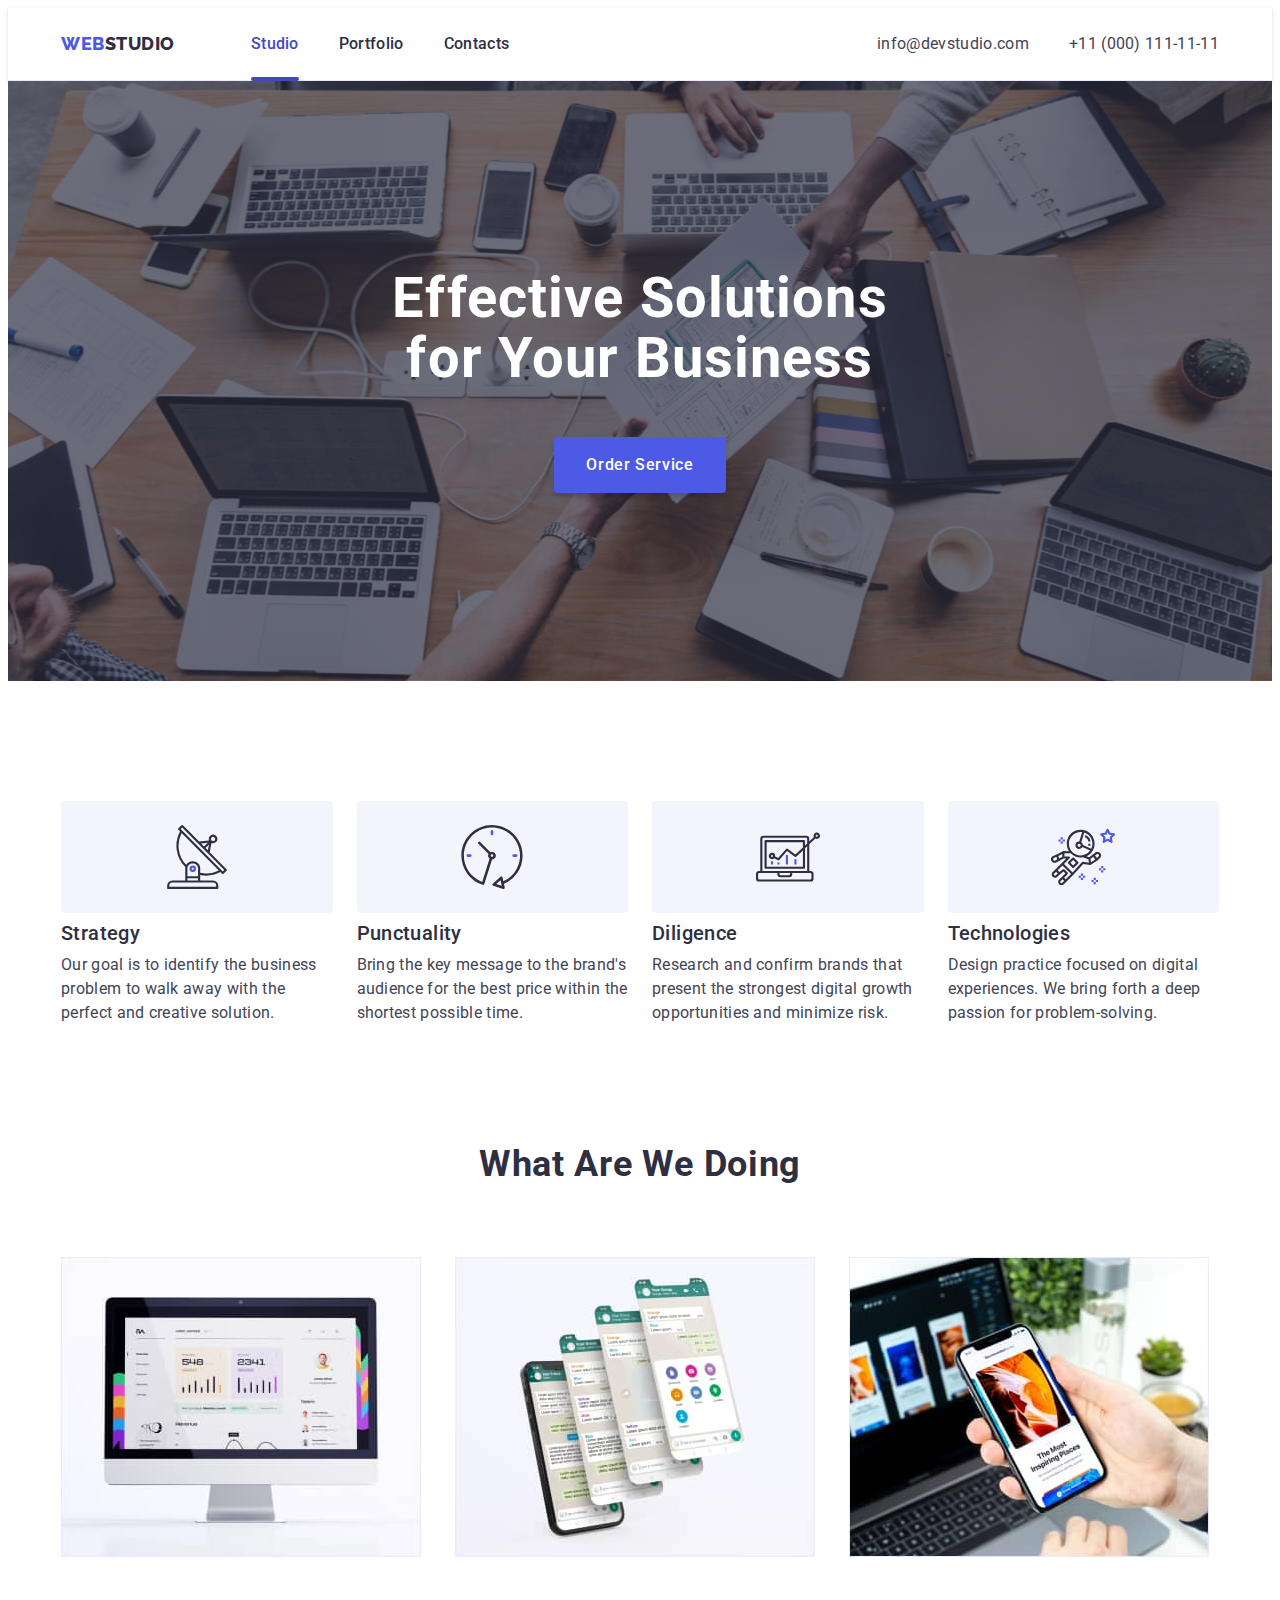
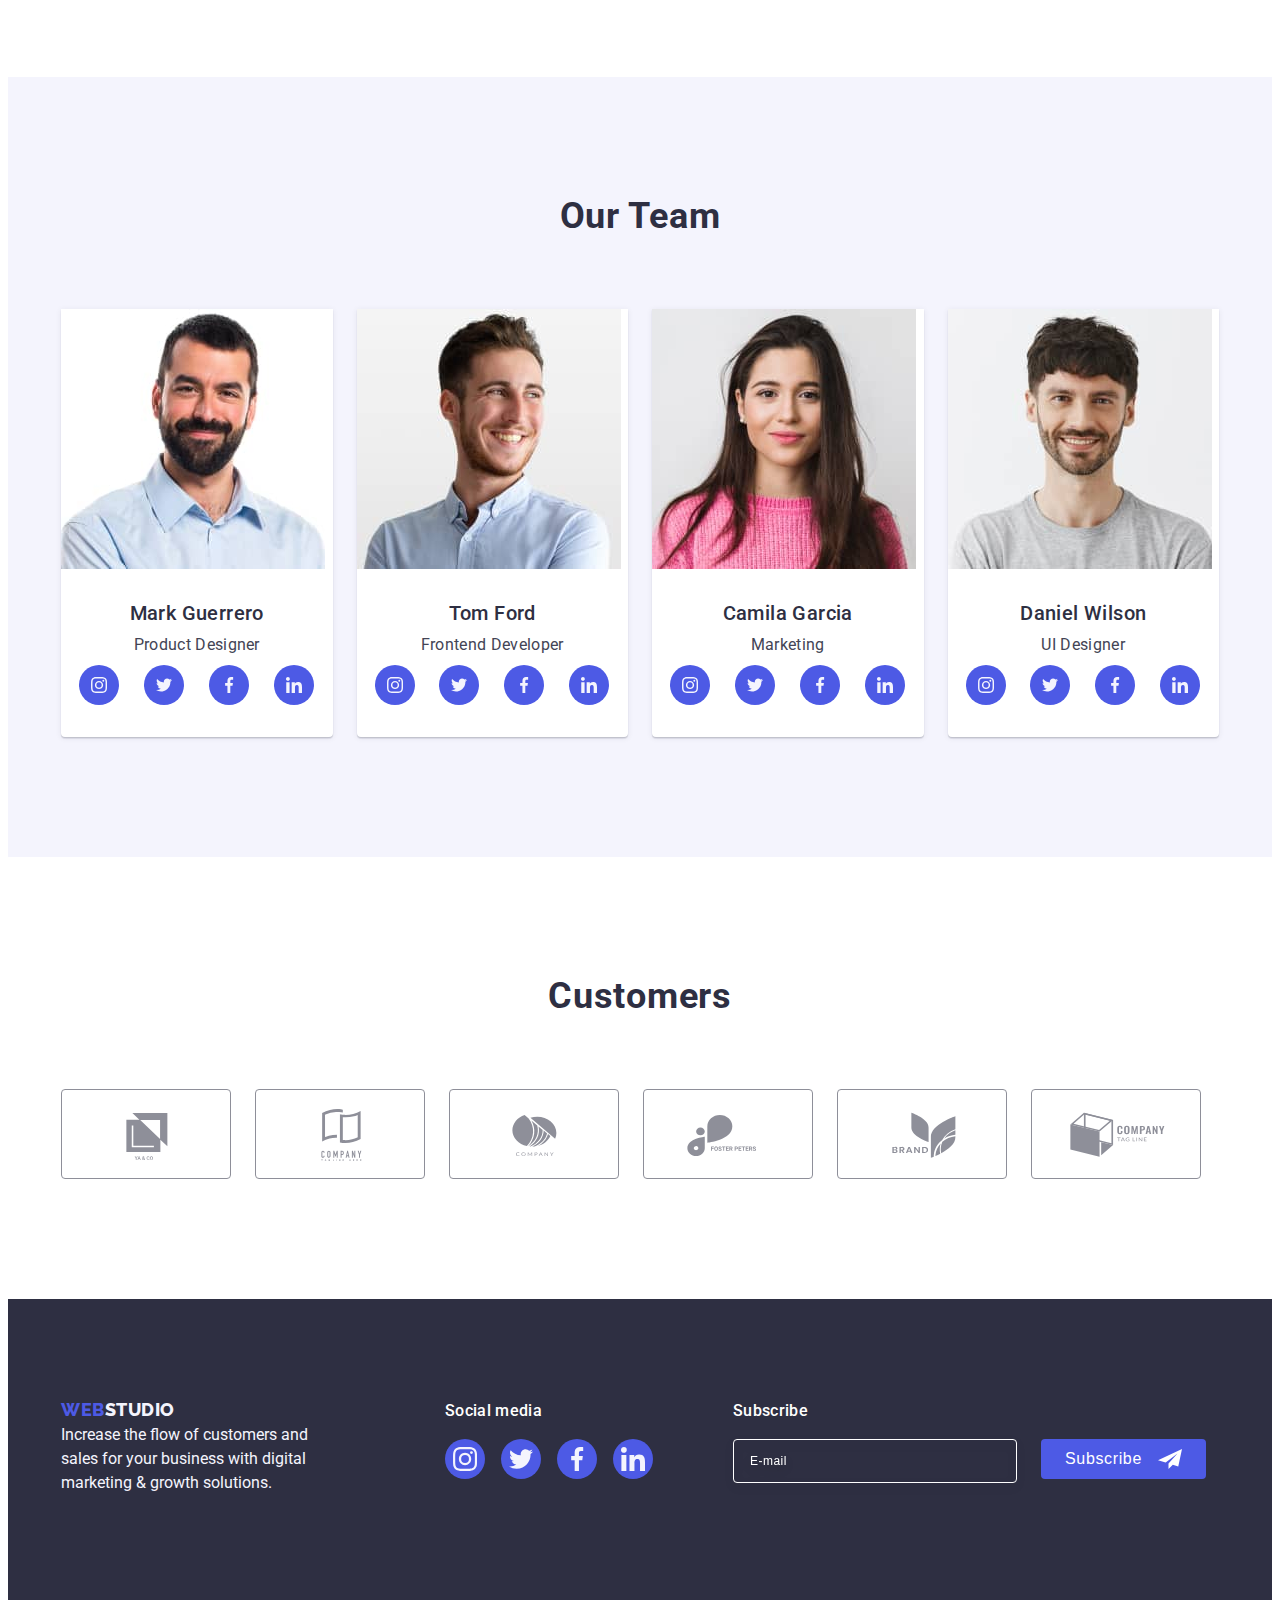
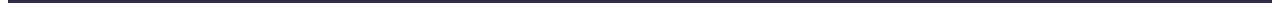
<file: index.html>
<!DOCTYPE html>
<html lang="en">

<!----------------------HEAD---------------------->

<head>
  <meta charset="UTF-8" />
  <meta http-equiv="X-UA-Compatible" content="IE=edge" />
  <meta name="viewport" content="width=device-width, initial-scale=1.0" />
  <title>
    Website development. Promoting your business
  </title>

  <!---------------FONTS---------------------------->
  <link rel="preconnect" href="https://fonts.googleapis.com">
  <link rel="preconnect" href="https://fonts.gstatic.com" crossorigin>
  <link href="https://fonts.googleapis.com/css2?family=Raleway:wght@800&family=Roboto:wght@400;500;700&display=swap"
    rel="stylesheet">
  <!----------------------------------------------------->

  <!-----------------------Normalize.css----------------->
  <link rel="stylesheet" href="https://cdnjs.cloudflare.com/ajax/libs/modern-normalize/1.1.0/modern-normalize.min.css"
    integrity="sha512-wpPYUAdjBVSE4KJnH1VR1HeZfpl1ub8YT/NKx4PuQ5NmX2tKuGu6U/JRp5y+Y8XG2tV+wKQpNHVUX03MfMFn9Q=="
    crossorigin="anonymous" referrerpolicy="no-referrer" />
  <!----------------------------------------------------->

  <!------------------Styles--------------------->
  <link rel="stylesheet" href="./css/styles.css" />
  <!-------------------------------------------------->
</head>

<body>

  <!----------------HEADER------------------------>
  <header class="header">
    <div class="header-container container">

      <nav class="header-nav">
        <a class="header-logo link" href="./index.html">Web<span class="header-logo-span">Studio</span>
        </a>

        <ul class="header-nav-list list">
          <li class="header-nav-item">
            <a class="header-nav-link link active" href="./index.html">Studio</a>
          </li>

          <li class="header-nav-item">
            <a class="header-nav-link link" href="./portfolio.html">Portfolio</a>
          </li>
          <li class="header-nav-item">
            <a class="header-nav-link link" href="">Contacts</a>
          </li>
        </ul>
      </nav>

      <address class="header-address">
        <ul class="header-address-list list">
          <li class="header-address-item">
            <a class="header-address-link link" href="mailto:info@devstudio.com">info@devstudio.com</a>
          </li>
          <li class="header-address-item">
            <a class="header-address-link link" href="tel:+110001111111">+11 (000) 111-11-11</a>
          </li>
        </ul>
      </address>
    </div>
  </header>
  <!------------------------------------------------------->

  <main>
    <!---------------------HERO------------------------------->
    <section class="hero-section">
      <div class="container">
        <h1 class="hero-main-title">Effective Solutions for Your Business</h1>
        <button type="button" class="hero-button button" data-modal-open>Order Service</button>
      </div>
    </section>
    <!------------------------------------------------------>

    <!--------------------ABOUT--------------------------->
    <section class="about section">
      <div class="about-container container">
        <h2 class="visually-hidden">About us</h2>
        <ul class="about-list list">
          <li class="about-item">
            <div class="about-icon-container">
              <svg class="about-icon" width="64" height="64">
                <use href="./images/icons.svg#antenna"></use>
              </svg>
            </div>
            <h3 class="about-title">Strategy</h3>
            <p class="about-text">
              Our goal is to identify the business problem to walk away with the
              perfect and creative solution.
            </p>
          </li>
          <li class="about-item">
            <div class="about-icon-container">
              <svg class="about-icon" width="64" height="64">
                <use href="./images/icons.svg#clock"></use>
              </svg>
            </div>
            <h3 class="about-title">Punctuality</h3>
            <p class="about-text">
              Bring the key message to the brand's audience for the best price
              within the shortest possible time.
            </p>
          </li>
          <li class="about-item">
            <div class="about-icon-container">
              <svg class="about-icon" width="64" height="64">
                <use href="./images/icons.svg#diagram"></use>
              </svg>
            </div>
            <h3 class="about-title">Diligence</h3>
            <p class="about-text">
              Research and confirm brands that present the strongest digital
              growth opportunities and minimize risk.
            </p>
          </li>
          <li class="about-item">
            <div class="about-icon-container">
              <svg class="about-icon" width="64" height="64">
                <use href="./images/icons.svg#astronaut"></use>
              </svg>
            </div>
            <h3 class="about-title">Technologies</h3>
            <p class="about-text">
              Design practice focused on digital experiences. We bring forth a
              deep passion for problem-solving.
            </p>
          </li>
        </ul>
      </div>
    </section>
    <!---------------------------------------------------->

    <!---------------------------WORK-------------------------->
    <section class="work-section">
      <div class=" work-container container">
        <h2 class="work-title">What are we doing</h2>
        <ul class="work-list list">
          <li class="work-item">
            <img class="work-img" src="./images/about/img1.jpg" alt="Computer" width="360" />
          </li>
          <li class="work-item">
            <img class="work-img" src="./images/about/img2.jpg" alt="Mobile phone" width="360" />
          </li>
          <li class="work-item">
            <img class="work-img" src="./images/about/img3.jpg" alt="Mobile phone in hand" width="360" />
          </li>
        </ul>
      </div>
    </section>
    <!-------------------------------------------------->

    <!-----------------------TEAM-------------------------->
    <section class="team section">
      <div class="team-container container">
        <h2 class="team-title">Our Team</h2>
        <ul class="team-list list">
          <li class="team-item">
            <img class="team-img" src="./images/team/img-3.jpg" alt="Mark Guerrero" width="264" />
            <div class="team-item-text">
              <h3 class="team-subtitle">Mark Guerrero</h3>
              <p class="team-text">Product Designer</p>
              <ul class="social-list list">
                <li class="social-list-item">
                  <a class="social-link link" href="" target="_blank" rel="noopener noreferrer"
                    aria-label="Instagram icon">
                    <svg class="socail-list-icon" width="16" height="16">
                      <use href="./images/icons.svg#instagram"></use>
                    </svg>
                  </a>
                </li>
                <li class="social-list-item">
                  <a class="social-link link" href="" target="_blank" rel="noopener noreferrer"
                    aria-label="Twitter icon">
                    <svg class="socail-list-icon" width="16" height="16">
                      <use href="./images/icons.svg#twitter"></use>
                    </svg>
                  </a>
                </li>
                <li class="social-list-item">
                  <a class="social-link link" href="" target="_blank" rel="noopener noreferrer"
                    aria-label="Facebook icon">
                    <svg class="socail-list-icon" width="16" height="16">
                      <use href="./images/icons.svg#facebook"></use>
                    </svg>
                  </a>
                </li>
                <li class="social-list-item">
                  <a class="social-link link" href="" target="_blank" rel="noopener noreferrer"
                    aria-label="Linkedin icon">
                    <svg class="socail-list-icon" width="16" height="16">
                      <use href="./images/icons.svg#linkedin"></use>
                    </svg>
                  </a>
                </li>
              </ul>
            </div>
          </li>
          <li class="team-item">
            <img src="./images/team/img-2.jpg" alt="Tom Ford" width="264" />
            <div class="team-item-text">
              <h3 class="team-subtitle">Tom Ford</h3>
              <p class="team-text">Frontend Developer</p>
              <ul class="social-list list">
                <li class="social-list-item">
                  <a class="social-link link" href="" target="_blank" rel="noopener noreferrer"
                    aria-label="Instagram icon">
                    <svg class="socail-list-icon" width="16" height="16">
                      <use href="./images/icons.svg#instagram"></use>
                    </svg>
                  </a>
                </li>
                <li class="social-list-item">
                  <a class="social-link link" href="" target="_blank" rel="noopener noreferrer"
                    aria-label="Twitter icon">
                    <svg class="socail-list-icon" width="16" height="16">
                      <use href="./images/icons.svg#twitter"></use>
                    </svg>
                  </a>
                </li>
                <li class="social-list-item">
                  <a class="social-link link" href="" target="_blank" rel="noopener noreferrer"
                    aria-label="Facebook icon">
                    <svg class="socail-list-icon" width="16" height="16">
                      <use href="./images/icons.svg#facebook"></use>
                    </svg>
                  </a>
                </li>
                <li class="social-list-item">
                  <a class="social-link link" href="" target="_blank" rel="noopener noreferrer"
                    aria-label="Linkedin icon">
                    <svg class="socail-list-icon" width="16" height="16">
                      <use href="./images/icons.svg#linkedin"></use>
                    </svg>
                  </a>
                </li>
              </ul>
            </div>
          </li>
          <li class="team-item">
            <img class="team-img" src="./images/team/img-1.jpg" alt="Camila Garcia" width="264" />
            <div class="team-item-text">
              <h3 class="team-subtitle">Camila Garcia</h3>
              <p class="team-text">Marketing</p>
              <ul class="social-list list">
                <li class="social-list-item">
                  <a class="social-link link" href="" target="_blank" rel="noopener noreferrer"
                    aria-label="Instagram icon">
                    <svg class="socail-list-icon" width="16" height="16">
                      <use href="./images/icons.svg#instagram"></use>
                    </svg>
                  </a>
                </li>
                <li class="social-list-item">
                  <a class="social-link link" href="" target="_blank" rel="noopener noreferrer"
                    aria-label="Twitter icon">
                    <svg class="socail-list-icon" width="16" height="16">
                      <use href="./images/icons.svg#twitter"></use>
                    </svg>
                  </a>
                </li>
                <li class="social-list-item">
                  <a class="social-link link" href="" target="_blank" rel="noopener noreferrer"
                    aria-label="Facebook icon">
                    <svg class="socail-list-icon" width="16" height="16">
                      <use href="./images/icons.svg#facebook"></use>
                    </svg>
                  </a>
                </li>
                <li class="social-list-item">
                  <a class="social-link link" href="" target="_blank" rel="noopener noreferrer"
                    aria-label="Linkedin icon">
                    <svg class="socail-list-icon" width="16" height="16">
                      <use href="./images/icons.svg#linkedin"></use>
                    </svg>
                  </a>
                </li>
              </ul>
            </div>
          </li>
          <li class="team-item">
            <img class="team-img" src="./images/team/img.jpg" alt="Daniel Wilson" width="264" />
            <div class="team-item-text">
              <h3 class="team-subtitle">Daniel Wilson</h3>
              <p class="team-text">UI Designer</p>
              <ul class="social-list list">
                <li class="social-list-item">
                  <a class="social-link link" href="" target="_blank" rel="noopener noreferrer"
                    aria-label="Instagram icon">
                    <svg class="socail-list-icon" width="16" height="16">
                      <use href="./images/icons.svg#instagram"></use>
                    </svg>
                  </a>
                </li>
                <li class="social-list-item">
                  <a class="social-link link" href="" target="_blank" rel="noopener noreferrer"
                    aria-label="Twitter icon">
                    <svg class="socail-list-icon" width="16" height="16">
                      <use href="./images/icons.svg#twitter"></use>
                    </svg>
                  </a>
                </li>
                <li class="social-list-item">
                  <a class="social-link link" href="" target="_blank" rel="noopener noreferrer"
                    aria-label="Facebook icon">
                    <svg class="socail-list-icon" width="16" height="16">
                      <use href="./images/icons.svg#facebook"></use>
                    </svg>
                  </a>
                </li>
                <li class="social-list-item">
                  <a class="social-link link" href="" target="_blank" rel="noopener noreferrer"
                    aria-label="Linkedin icon">
                    <svg class="socail-list-icon" width="16" height="16">
                      <use href="./images/icons.svg#linkedin"></use>
                    </svg>
                  </a>
                </li>
              </ul>
            </div>
          </li>
        </ul>
      </div>
    </section>

    <!------------------------------------------------------>


    <!-----------------------CUSTOMERS------------------------->
    <section class="customers section">
      <div class="customers-container container">
        <h2 class="customers-title">Customers</h2>
        <ul class="customers-list list">
          <li class="customers-item">
            <a class="customers-link link" href="" target="_blank" rel="noopener noreferrer" aria-label="ya&co">
              <svg class="customers-icon" width="104" height="56">
                <use href="./images/icons.svg#yaco"></use>
              </svg>
            </a>
          </li>
          <li class="customers-item">
            <a class="customers-link link" href="" target="_blank" rel="noopener noreferrer"
              aria-label="company-tagline">
              <svg class="customers-icon" width="104" height="56">
                <use href="./images/icons.svg#company-tagline"></use>
              </svg>
            </a>
          </li>
          <li class="customers-item">
            <a class="customers-link link" href="" target="_blank" rel="noopener noreferrer" aria-label="company">
              <svg class="customers-icon" width="104" height="56">
                <use href="./images/icons.svg#company"></use>
              </svg>
            </a>
          </li>
          <li class="customers-item">
            <a class="customers-link link" href="" target="_blank" rel="noopener noreferrer" aria-label="foster-peters">
              <svg class="customers-icon" width="104" height="56">
                <use href="./images/icons.svg#foster-peters"></use>
              </svg>
            </a>
          </li>
          <li class="customers-item">
            <a class="customers-link link" href="" target="_blank" rel="noopener noreferrer" aria-label="brand">
              <svg class="customers-icon" width="104" height="56">
                <use href="./images/icons.svg#brand"></use>
              </svg>
            </a>
          </li>
          <li class="customers-item">
            <a class="customers-link link" href="" target="_blank" rel="noopener noreferrer" aria-label="tag-line">
              <svg class="customers-icon" width="104" height="56">
                <use href="./images/icons.svg#tag-line"></use>
              </svg>
            </a>
          </li>
        </ul>
      </div>
    </section>
  </main>

  <!------------------------------------------------------>

  <!-------------------------FOOTER------------------------->
  <footer class="footer-section">
    <div class="footer-container container">
      <div class="footer-logo-container">
        <a class="footer-logo-link link" href="./index.html">Web<span class="footer-logo-span">Studio</span></a>
        <p class="footer-text">
          Increase the flow of customers and sales for your business with digital
          marketing & growth solutions.
        </p>
      </div>

      <div class="footer-social-container">
        <p class="footer-social-text">Social media</p>
        <ul class="footer-social-list list">
          <li class="footer-item">
            <a class="footer-social-link link" href="" target="_blank" rel="noopener noreferrer" aria-label="instagram">
              <svg class="socials-icon" width="24" height="24">
                <use href="./images/icons.svg#instagram"></use>
              </svg>
            </a>
          </li>
          <li class="footer-item">
            <a class="footer-social-link link" href="" target="_blank" rel="noopener noreferrer" aria-label="twitter">
              <svg class="socials-icon" width="24" height="24">
                <use href="./images/icons.svg#twitter"></use>
              </svg>
            </a>
          </li>
          <li class="footer-item">
            <a class="footer-social-link link" href="" target="_blank" rel="noopener noreferrer" aria-label="facebook">
              <svg class="socials-icon" width="24" height="24">
                <use href="./images/icons.svg#facebook"></use>
              </svg>
            </a>
          </li>
          <li class="footer-item">
            <a class="footer-social-link link" href="" target="_blank" rel="noopener noreferrer" aria-label="linkedin">
              <svg class="socials-icon" width="24" height="24">
                <use href="./images/icons.svg#linkedin"></use>
              </svg>
            </a>
          </li>
        </ul>
      </div>
      <div class="footer-form-container">
        <p class="footer-form-text">Subscribe</p>
        <form class="footer-form">
          <label class="footer-label" for="footer-email" aria-label="footer email">
            <input class="footer-input" type="email" name="footer-email" id="footer-email" placeholder="E-mail" />
          </label>
          <button class="footer-button" type="submit">Subscribe
            <svg class="footer-button-icon" width="24" height="24">
              <use href="./images/icons.svg#airplane"></use>
            </svg>
          </button>
        </form>
      </div>
    </div>
  </footer>
  <!------------------------------------------------------->

  <!-----------------------------MODAL-WINDOWS-------------------->
  <div class="backdrop is-hidden" data-modal>
    <div class="modal-windows">
      <button type="button" class="modal-button-close" data-modal-close>
        <svg class="modal-button-icon" width="8" height="8">
          <use href="./images/icons.svg#close-icon"></use>
        </svg>
      </button>
      <p class="modal-title">Leave your contacts and we will call you back</p>

      <form class="modal-form">

        <div class="modal-field">
          <label class="modal-label" for="user-name">Name</label>
          <div class="input-container">
            <input class="modal-input" type="text" name="user-name" id="user-name" placeholder=" " />
            <svg class="input-icon" width="18" height="24">
              <use href="./images/icons.svg#name"></use>
            </svg>
          </div>
        </div>

        <div class="modal-field">
          <label for="modal-phone" class="modal-label">Phone</label>
          <div class="input-container">
            <input class="modal-input" type="tel" name="modal-phone" id="modal-phone" placeholder=" " />
            <svg class="input-icon" width="18" height="24">
              <use href="./images/icons.svg#tel"></use>
            </svg>
          </div>
        </div>

        <div class="modal-field">
          <label for="modal-email" class="modal-label">Email</label>
          <div class="input-container">
            <input class="modal-input" type="email" name="modal-email" id="modal-email" placeholder=" " />
            <svg class="input-icon" width="18" height="24">
              <use href="./images/icons.svg#email"></use>
            </svg>
          </div>
        </div>

        <div class="modal-field-comment">
          <label for="user-comment" class="modal-label">Comment</label>
          <textarea class="modal-textarea" name="user-comment" id="user-comment" placeholder="Text input"></textarea>
        </div>

        <div class="modal-field-policy">
          <input class="input-check visually-hidden" name="user-privacy" id="user-privacy" type="checkbox" value="true" />
          <label class="check-text" for="user-privacy">
            <span class="modal-span-policy">
              <svg class="check-icon" width="10" height="8">
                <use href="./images/icons.svg#checkbox"></use>
              </svg>
            </span>I accept the terms and conditions of the&nbsp;<a class="policy-link" href="">Privacy Policy</a></label>
        </div>
        <button type="submit" class="form-button">Send</button>

      </form>
    </div>
  </div>
  <!----------------------------------------------------------------------->

  <!----------------------------------JAVA-SCRIPT-------------------------->
  <script src="./js/modal.js"></script>
  <!------------------------------------------------------------------------->
</body>

</html>
</file>
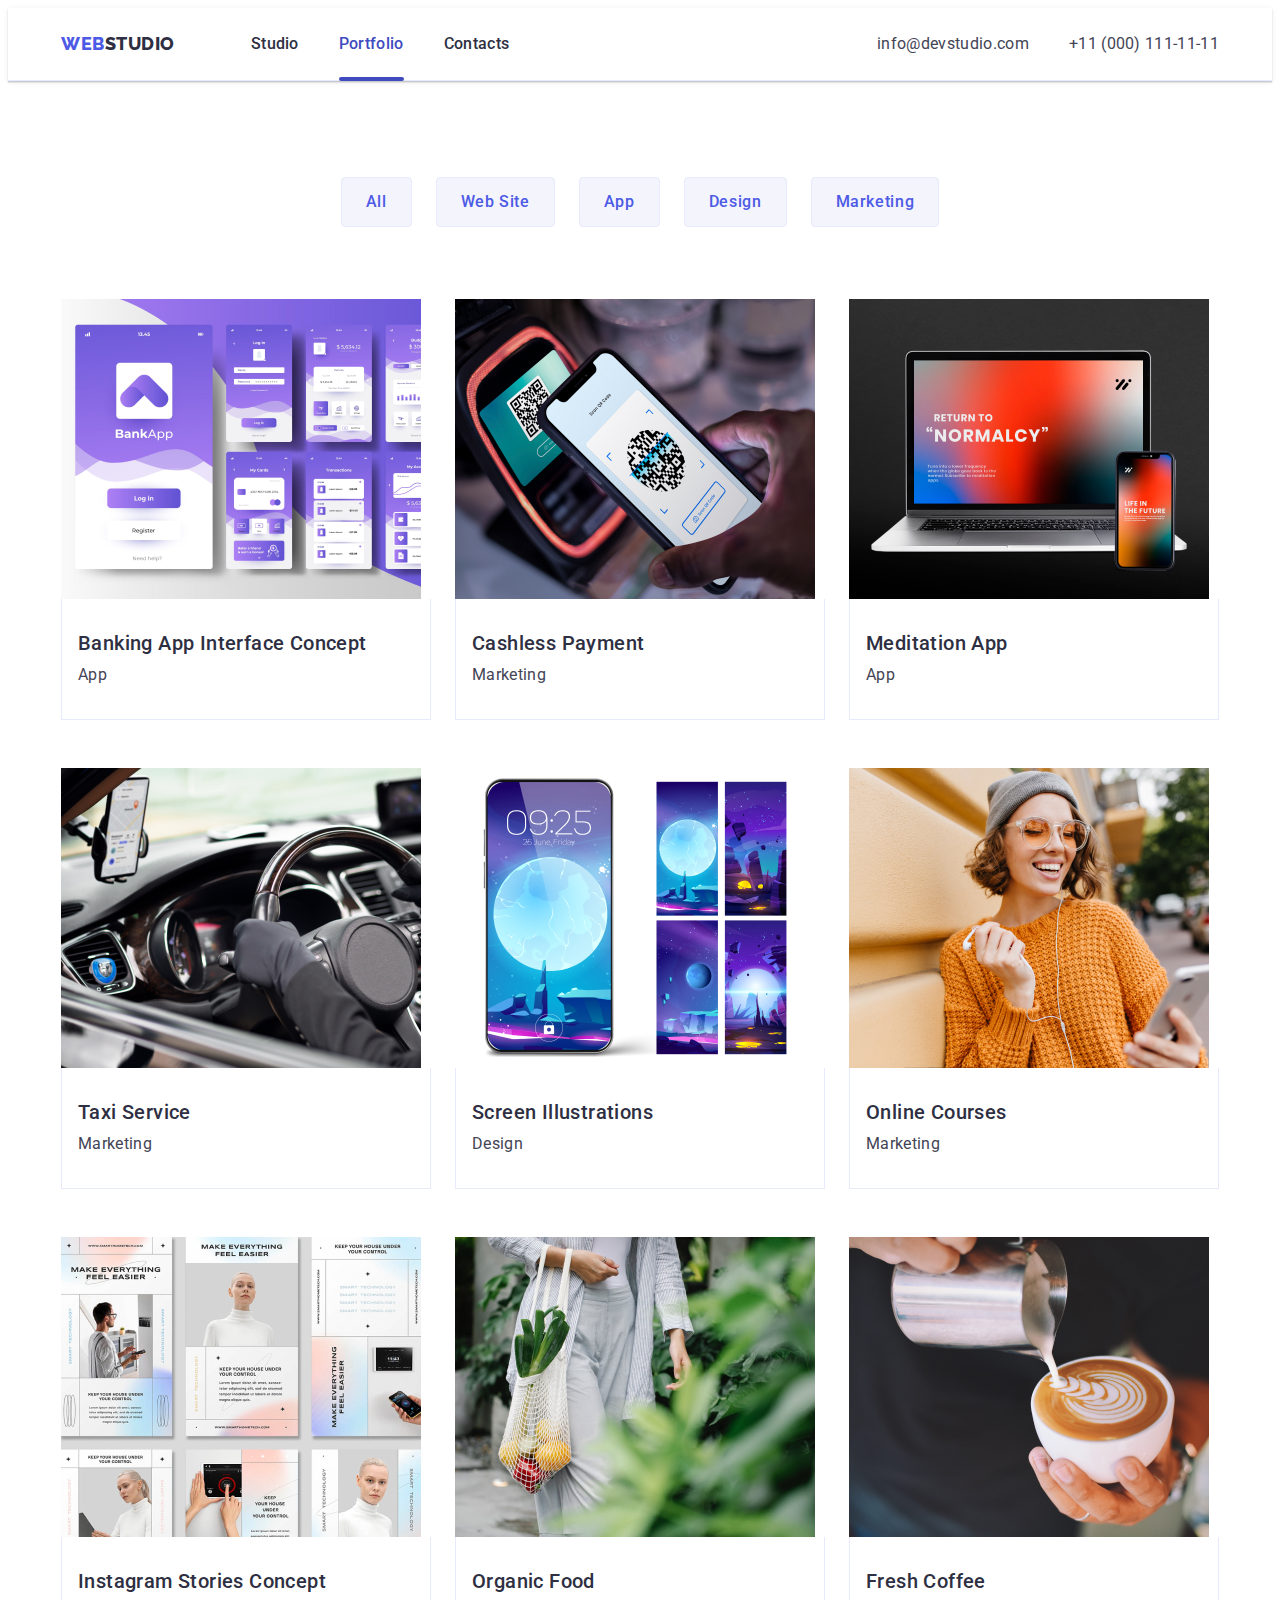
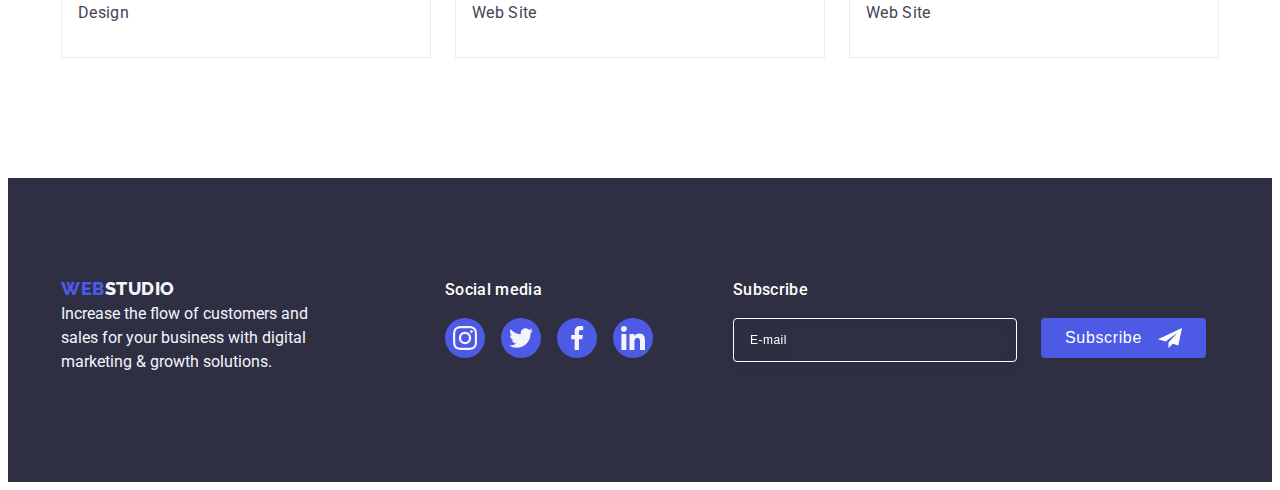
<file: portfolio.html>
<!DOCTYPE html>
<html lang="en">

<!----------------------HEAD---------------------->

<head>
  <meta charset="UTF-8" />
  <meta http-equiv="X-UA-Compatible" content="IE=edge" />
  <meta name="viewport" content="width=device-width, initial-scale=1.0" />
  <title>
    Website development. Promoting your business
  </title>

  <!---------------FONTS---------------------------->
  <link rel="preconnect" href="https://fonts.googleapis.com">
  <link rel="preconnect" href="https://fonts.gstatic.com" crossorigin>
  <link href="https://fonts.googleapis.com/css2?family=Raleway:wght@800&family=Roboto:wght@400;500;700&display=swap"
    rel="stylesheet">
  <!----------------------------------------------------->

  <!-----------------------Normalize.css----------------->
  <link rel="stylesheet" href="https://cdnjs.cloudflare.com/ajax/libs/modern-normalize/1.1.0/modern-normalize.min.css"
    integrity="sha512-wpPYUAdjBVSE4KJnH1VR1HeZfpl1ub8YT/NKx4PuQ5NmX2tKuGu6U/JRp5y+Y8XG2tV+wKQpNHVUX03MfMFn9Q=="
    crossorigin="anonymous" referrerpolicy="no-referrer" />
  <!----------------------------------------------------->

  <!------------------Styles--------------------->
  <link rel="stylesheet" href="./css/styles.css" />
  <!-------------------------------------------------->
</head>

<body>

  <!----------------HEADER------------------------>
  <header class="header">
    <div class="header-container container">

      <nav class="header-nav">
        <a class="header-logo link" href="./index.html">Web<span class="header-logo-span">Studio</span>
        </a>

        <ul class="header-nav-list list">
          <li class="header-nav-item">
            <a class="header-nav-link link" href="./index.html">Studio</a>
          </li>

          <li class="header-nav-item">
            <a class="header-nav-link link active " href="./portfolio.html">Portfolio</a>
          </li>
          <li class="header-nav-item">
            <a class="header-nav-link link" href="">Contacts</a>
          </li>
        </ul>
      </nav>

      <address class="header-address">
        <ul class="header-address-list list">
          <li class="header-address-item">
            <a class="header-address-link link" href="mailto:info@devstudio.com">info@devstudio.com</a>
          </li>
          <li class="header-address-item">
            <a class="header-address-link link" href="tel:+110001111111">+11 (000) 111-11-11</a>
          </li>
        </ul>
      </address>
    </div>
  </header>
  <!------------------------------------------------------->
  <main>
    <!-----------------MODAL BUTTON---------------------->
    <section class="production-section">
      <div class="production-container container">
        <h1 hidden class="visually-hidden">Production examples</h1>
        <ul class="modal list">
          <li><button class="modal-button button" type="button">All</button></li>
          <li><button class="modal-button button" type="button">Web Site</button></li>
          <li><button class="modal-button button" type="button">App</button></li>
          <li><button class="modal-button button" type="button">Design</button></li>
          <li><button class="modal-button button" type="button">Marketing</button></li>
        </ul>
        <!----------------------------------------------------------->

        <!------------------------CARDS----------------------------->
        <ul class="cards-list list">
          <li class="cards-item">
            <a class="cards-link link" href="">
              <div class="cards-overlay">
                <img src="./images/card/img-8.jpg" alt="Print screen" width="360">
                <p class="overlay">
                  14 Stylish and User-Friendly App Design Concepts · Task
                  Manager App · Calorie Tracker App · Exotic Fruit Ecommerce
                  App · Cloud Storage App
                </p>
              </div>
              <div class="cards-description">
                <h2 class="cart-title">Banking App Interface Concept</h2>
                <p class="card-subtitle">App</p>
              </div>
            </a>
          </li>

          <li class="cards-item">
            <a class="cards-link link" href="">
              <div class="cards-overlay">
                <img src="./images/card/img-7.jpg" alt="Terminal" width="360">
                <p class="overlay">
                  14 Stylish and User-Friendly App Design Concepts · Task
                  Manager App · Calorie Tracker App · Exotic Fruit Ecommerce
                  App · Cloud Storage App
                </p>
              </div>
              <div class="cards-description">
                <h2 class="cart-title">Cashless Payment</h2>
                <p class="card-subtitle">Marketing</p>
              </div>
            </a>
          </li>

          <li class="cards-item">
            <a class="cards-link link" href="">
              <div class="cards-overlay">
                <img src="./images/card/img-6.jpg" alt="Computer" width="360">
                <p class="overlay">
                  14 Stylish and User-Friendly App Design Concepts · Task
                  Manager App · Calorie Tracker App · Exotic Fruit Ecommerce
                  App · Cloud Storage App
                </p>
              </div>
              <div class="cards-description">
                <h2 class="cart-title">Meditation App</h2>
                <p class="card-subtitle">App</p>
              </div>
            </a>
          </li>

          <li class="cards-item">
            <a class="cards-link link" href="">
              <div class="cards-overlay">
                <img src="./images/card/img-5.jpg" alt="Car" width="360">
                <p class="overlay">
                  14 Stylish and User-Friendly App Design Concepts · Task
                  Manager App · Calorie Tracker App · Exotic Fruit Ecommerce
                  App · Cloud Storage App
                </p>
              </div>
              <div class="cards-description">
                <h2 class="cart-title">Taxi Service</h2>
                <p class="card-subtitle">Marketing</p>
              </div>
            </a>
          </li>

          <li class="cards-item">
            <a class="cards-link link" href="">
              <div class="cards-overlay">
                <img src="./images/card/img-4.jpg" alt="Phone" width="360">
                <p class="overlay">
                  14 Stylish and User-Friendly App Design Concepts · Task
                  Manager App · Calorie Tracker App · Exotic Fruit Ecommerce
                  App · Cloud Storage App
                </p>
              </div>
              <div class="cards-description">
                <h2 class="cart-title">Screen Illustrations</h2>
                <p class="card-subtitle">Design</p>
              </div>
            </a>
          </li>

          <li class="cards-item">
            <a class="cards-link link" href="">
              <div class="cards-overlay">
                <img src="./images/card/img-3.jpg" alt="Girl" width="360">
                <p class="overlay">
                  14 Stylish and User-Friendly App Design Concepts · Task
                  Manager App · Calorie Tracker App · Exotic Fruit Ecommerce
                  App · Cloud Storage App
                </p>
              </div>
              <div class="cards-description">
                <h2 class="cart-title">Online Courses</h2>
                <p class="card-subtitle">Marketing</p>
              </div>
            </a>
          </li>

          <li class="cards-item">
            <a class="cards-link link" href="">
              <div class="cards-overlay">
                <img src="./images/card/img-2.jpg" alt="Social media" width="360">
                <p class="overlay">
                  14 Stylish and User-Friendly App Design Concepts · Task
                  Manager App · Calorie Tracker App · Exotic Fruit Ecommerce
                  App · Cloud Storage App
                </p>
              </div>
              <div class="cards-description">
                <h2 class="cart-title">Instagram Stories Concept</h2>
                <p class="card-subtitle">Design</p>
              </div>
            </a>
          </li>

          <li class="cards-item">
            <a class="cards-link link" href="">
              <div class="cards-overlay">
                <img src="./images/card/img-1.jpg" alt="Vegetable" width="360">
                <p class="overlay">
                  14 Stylish and User-Friendly App Design Concepts · Task
                  Manager App · Calorie Tracker App · Exotic Fruit Ecommerce
                  App · Cloud Storage App
                </p>
              </div>
              <div class="cards-description">
                <h2 class="cart-title">Organic Food</h2>
                <p class="card-subtitle">Web Site</p>
              </div>
            </a>
          </li>

          <li class="cards-item">
            <a class="cards-link link" href="">
              <div class="cards-overlay">
                <img src="./images/card/img.jpg" alt="Coffee" width="360">
                <p class="overlay">
                  14 Stylish and User-Friendly App Design Concepts · Task
                  Manager App · Calorie Tracker App · Exotic Fruit Ecommerce
                  App · Cloud Storage App
                </p>
              </div>
              <div class="cards-description">
                <h2 class="cart-title">Fresh Coffee</h2>
                <p class="card-subtitle">Web Site</p>
              </div>
            </a>
          </li>

        </ul>
      </div>
    </section>
  </main>
<!-------------------------FOOTER------------------------->
<footer class="footer-section">
  <div class="footer-container container">
    <div class="footer-logo-container">
      <a class="footer-logo-link link" href="./index.html">Web<span class="footer-logo-span">Studio</span></a>
      <p class="footer-text">
        Increase the flow of customers and sales for your business with digital
        marketing & growth solutions.
      </p>
    </div>

    <div class="footer-social-container">
      <p class="footer-social-text">Social media</p>
      <ul class="footer-social-list list">
        <li class="footer-item">
          <a class="footer-social-link link" href="" target="_blank" rel="noopener noreferrer" aria-label="instagram">
            <svg class="socials-icon" width="24" height="24">
              <use href="./images/icons.svg#instagram"></use>
            </svg>
          </a>
        </li>
        <li class="footer-item">
          <a class="footer-social-link link" href="" target="_blank" rel="noopener noreferrer" aria-label="twitter">
            <svg class="socials-icon" width="24" height="24">
              <use href="./images/icons.svg#twitter"></use>
            </svg>
          </a>
        </li>
        <li class="footer-item">
          <a class="footer-social-link link" href="" target="_blank" rel="noopener noreferrer" aria-label="facebook">
            <svg class="socials-icon" width="24" height="24">
              <use href="./images/icons.svg#facebook"></use>
            </svg>
          </a>
        </li>
        <li class="footer-item">
          <a class="footer-social-link link" href="" target="_blank" rel="noopener noreferrer" aria-label="linkedin">
            <svg class="socials-icon" width="24" height="24">
              <use href="./images/icons.svg#linkedin"></use>
            </svg>
          </a>
        </li>
      </ul>
    </div>
    <div class="footer-form-container">
      <p class="footer-form-text">Subscribe</p>
      <form class="footer-form">
        <label class="footer-label" for="footer-email" aria-label="footer email">
          <input class="footer-input" type="email" name="footer-email" id="footer-email" placeholder="E-mail" />
        </label>
        <button class="footer-button" type="submit">Subscribe
          <svg class="footer-button-icon" width="24" height="24">
            <use href="./images/icons.svg#airplane"></use>
          </svg>
        </button>
      </form>
    </div>
  </div>
</footer>
<!------------------------------------------------------->
</body>

</html>
</file>
<file: css/styles.css>
:root {
  /**
    |============================
    | FONTS
    |============================
  */
  --primary-font: "Roboto", sans-serif;
  --secondary-font: "Raleway", sans-serif;
  --main-txt-cl: #434455;
  --secondary-txt-cl: #2e2f42;

  /**
    |============================
    | COLOR
    |============================
  */
  --background-body: #ffffff;
  /**
    |============================
    | ANIMATION
    |============================
  */
  --transition-duration-and-function: 250ms cubic-bezier(0.4, 0, 0.2, 1);

  /* HEADER */
  --header-logo-iris: #4d5ae5;
  --header-span-logo: #2e2f42;
  --header-hover-link: #404bbf;
  --header-active-link: #404bbf;

  /* HERO */
  --hero-background: #2e2f42;
  --hero-text: #ffffff;
  --hero-button: #4d5ae5;
  --hero-hover-button: #404bbf;

  /* ABOUT */
  --about-icon-bgd-color: #f4f4fd;

  /* TEAM */
  --team-background-color: #f4f4fd;
  --team-item-cards: #ffffff;
  --team-social-link: #4d5ae5;
  --team-social-link-fill: #f4f4fd;
  --team-social-link-hover: #404bbf;

  /* FOOTER */
  --footer-logo-iris: #4d5ae5;
  --footer-background: #2e2f42;
  --footer-span-logo: #f4f4fd;
  --footer-text: #f4f4fd;
  --footer-social-text: #ffffff;
  --footer-social-hover: #31d0aa;
  --footer-label:#FFFFFF;
  --footer-input-border:#FFFFFF;
  --footer-input-color: #FFFFFF;
  --footer-button-background:#4D5AE5;
  --footer-button-color:#FFFFFF;
  
  /* MODAL-WINDOWS */
  --modal-windows-color: #fcfcfc;
  --backdrop-color: rgba(46, 47, 66, 0.4);
  --modal-button-close-color: #E7E9FC;
  --modal-button-close-hover: #404BBF;
  --modal-icon-hover: #FFFFFF;
  --modal-textarea-focus:#4D5AE5;
  --modal-textarea-text:rgba(46, 47, 66, 0.4);
  --checked-icon-color:#F4F4FD;
  --form-buttom-hover:#404bbf;

  /* FORM */
  --modal-label-tx-color: #8E8F99;
  --input-icon-color: #2E2F42;
  --modal-input-focus: #4D5AE5;
  --input-icon-hover: #4D5AE5;
  --modal-textarea-placeholder: rgba(46, 47, 66, 0.4);
  --check-text-color: #8E8F99;
  --check-text-policy: #4D5AE5;
  --checked-span: #404BBF;
  --form-button-background-color:#4D5AE5;
  --form-button-text-color: #FFFFFF;



  /* CUSTOMERS */
  --customers-hover: #404BBF;

  /* PORTFOLIO */
  --portfolio-background-button: #f4f4fd;
  --portfolio-text-button: #4d5ae5;
  --portfolio-hover-button: #404bbf;
  --portfolio-hover-text-button: #ffffff;
  --overlay-background-color: #4D5AE5;
  --overlay-text-color: #F4F4FD;

}


/**
  |============================
  | BASE STYLE
  |============================
*/

body {
  font-family: var(--primary-font);
  font-size: 16px;
  line-height: 1.5;
  letter-spacing: 0.02 em;
  background-color: #ffffff;
  color: var(--main-txt-cl);

}

.container {
  max-width: 1158px;
  width: 100%;
  padding: 0 15px;
  margin: 0 auto;
  /* outline: 2px solid red;
  outline-offset: -2px; */
}

.section {
  padding-top: 120px;
  padding-bottom: 120px;
}

/**
  |============================
  | RESET START
  |============================
*/
h1,
h2,
h3,
h4,
h5,
h6,
p,
ul {
  margin: 0;
}

img {
  display: block;
}

.list {
  list-style: none;
  padding: 0;
  margin: 0;
}

.link {
  color: inherit;
  text-decoration: none;
}

.visually-hidden {
  position: absolute;
  width: 1px;
  height: 1px;
  margin: -1px;
  border: 0;
  padding: 0;

  white-space: nowrap;
  clip-path: inset(100%);
  clip: rect(0 0 0 0);
  overflow: hidden;
}

.button {
  font-family: inherit;
  cursor: pointer;
}

/**
  |============================
  | HEADER
  |============================
*/

.header {
  border-bottom: 1px solid #E7E9FC;
  box-shadow:
    0px 2px 1px rgba(46, 47, 66, 0.08),
    0px 1px 1px rgba(46, 47, 66, 0.16),
    0px 1px 6px rgba(46, 47, 66, 0.08);
}

.header-container {
  display: flex;
  align-items: center;
}

.header-nav {
  display: flex;
  align-items: center;
  margin-right: auto;
}

.header-nav-list {
  display: flex;
  align-items: center;
  gap: 40px;
}

.header-address-list {
  display: flex;
  margin-left: auto;
  gap: 40px
}



/* HEADER LOGO */

.header-logo {
  margin-right: 76px;

  font-family: "Raleway", sans-serif;
  font-weight: 800;
  font-size: 18px;
  line-height: 1.17;
  letter-spacing: 0.03em;
  text-transform: uppercase;

  color: var(--header-logo-iris);
}

.header-logo-span {
  font-family: "Raleway", sans-serif;
  font-weight: 800;
  font-size: 18px;
  line-height: 1.17;
  letter-spacing: 0.03em;
  text-transform: uppercase;

  color: var(--header-span-logo);
}

/* HEADER NAV */
.header-nav-link {
  position: relative;

  display: block;
  padding: 24px 0px;

  font-weight: 500;
  font-size: 16px;
  line-height: 1.5;
  letter-spacing: 0.02em;

  color: var(--secondary-txt-cl);

  transition: color var(--transition-duration-and-function);
}



/* HEADER ADDRESS */
.header-address {
  font-style: normal;
}

.header-address-link {
  font-weight: 400;
  font-size: 16px;
  line-height: 1.5;
  letter-spacing: 0.02em;

  color: var(--main-txt-cl);

  transition: color var(--transition-duration-and-function);
}

.active {
  color: var(--header-active-link);
}

.header-nav-link.active::after {
  content: "";

  position: absolute;
  bottom: -1px;
  left: 0;

  width: 100%;
  height: 4px;

  border-radius: 2px;

  background-color: var(--header-active-link);
}


.header-nav-link:hover,
.header-nav-link:focus,
.header-address-link:hover,
.header-address-link:focus {
  color: var(--header-hover-link);
}

/**
  |============================
  | HERO
  |============================
*/

.hero-section {
  padding: 188px 0;

  max-width: 1440px;

  background-color: var(--hero-background);
  background-image: linear-gradient(rgba(46, 47, 66, 0.7),
      rgba(46, 47, 66, 0.7)),
    url(../images/hero-logo/people-office.jpg);

  background-repeat: no-repeat;
  background-position: center;
  background-size: cover;
}

.hero-main-title {
  max-width: 496px;
  margin-bottom: 48px;
  margin-right: auto;
  margin-left: auto;

  font-weight: 700;
  font-size: 56px;
  line-height: 1.07;
  text-align: center;
  letter-spacing: 0.02em;

  color: var(--hero-text);
}

.hero-button {
  display: block;
  padding: 16px 32px;
  margin: 0 auto;

  min-width: 169px;
  min-height: 56px;

  border: none;
  border-radius: 4px;

  font-weight: 500;
  font-size: 16px;
  line-height: 1.5;
  letter-spacing: 0.04em;

  color: #ffffff;
  background-color: #4d5ae5;
  box-shadow: 0px 4px 4px rgba(0, 0, 0, 0.15);

  transition: background-color var(--transition-duration-and-function);
}

.hero-button:hover,
.hero-button:focus {
  background-color: var(--hero-hover-button);
}

/**
  |============================
  | ABOUT
  |============================
*/
.about-container {
  display: flex;
}

.about-list {
  display: flex;
  gap: 24px;
}

.about-item {
  flex-basis: calc((100% - 24px * 3) / 4);
}

.about-title {
  margin-bottom: 8px;

  font-weight: 500;
  font-size: 20px;
  line-height: 1.2;
  letter-spacing: 0.02em;

  color: var(--secondary-txt-cl);
}

.about-text {
  font-size: 16px;
  line-height: 1.5;
  letter-spacing: 0.02em;

  color: var(--main-txt-cl);
}

.about-icons-list {
  display: flex;
  justify-content: center;
  gap: 24px;
}

.about-icon-container {
  display: flex;
  height: 112px;
  border-radius: 4px;
  margin-bottom: 8px;
  justify-content: center;
  align-items: center;

  background: var(--about-icon-bgd-color);
}

/**
    |============================
    | WORK
    |============================
  */

.work-title {
  margin-bottom: 72px;

  font-weight: 700;
  font-size: 36px;
  line-height: 1.11;
  text-transform: capitalize;
  text-align: center;
  letter-spacing: 0.02em;

  color: var(--secondary-txt-cl);
}

.work-list {
  display: flex;
  gap: 24px;
}

.work-item {
  flex-basis: calc((100% - 24px * 2) / 3);
}

.work-section {
  padding-bottom: 120px;
}

/**
  |============================
  | TEAM
  |============================
*/

.team {
  background-color: var(--team-background-color);
}

.team-title {
  margin-bottom: 72px;

  font-weight: 700;
  font-size: 36px;
  line-height: 1.11;
  text-transform: capitalize;
  text-align: center;
  letter-spacing: 0.02em;

  color: #2E2F42;
}

.team-list {
  display: flex;
  gap: 24px;
}

.team-item {
  flex-basis: calc((100% - 24px * 3) / 4);

  border-radius: 0px 0px 4px 4px;

  box-shadow:
    0px 1px 6px rgba(46, 47, 66, 0.08),
    0px 1px 1px rgba(46, 47, 66, 0.16),
    0px 2px 1px rgba(46, 47, 66, 0.08);
  background-color: var(--team-item-cards);
}

.team-item-text {
  padding: 32px 0px;
  text-align: center;
}

.team-subtitle {
  margin-bottom: 8px;

  font-weight: 500;
  font-size: 20px;
  line-height: 1.2;
  letter-spacing: 0.02em;

  color: #2e2f42;
}

.team-text {
  margin-bottom: 8px;

  font-size: 16px;
  line-height: 1.5;
  letter-spacing: 0.02em;

  color: var(--main-text-color);
}

.social-list {
  display: flex;
  justify-content: center;
  gap: 24px;
}

.social-link {
  display: flex;

  justify-content: center;
  align-items: center;

  height: 40px;
  width: 40px;

  border-radius: 50%;

  transition: background-color 250ms cubic-bezier(0.4, 0, 0.2, 1);

  fill: var(--team-social-link-fill);
  background: var(--team-social-link);

  transition: background-color var(--transition-duration-and-function);
}

.social-link:hover,
.social-link:focus {
  background: var(--team-social-link-hover);
}

.social-list-item {
  flex-basis: calc((100% - 36px * 3) / 4);

}

/**
  |============================
  | CUSTOMERS
  |============================
*/
.customers-title {
  margin-bottom: 72px;

  font-weight: 700;
  font-size: 36px;
  line-height: 1.11;
  text-align: center;
  letter-spacing: 0.02em;
  text-transform: capitalize;

  color: var(--secondary-txt-cl);
}

.customers-list {
  display: flex;
  gap: 24px;
}


.customers-link {
  display: flex;
  align-items: center;
  justify-content: center;

  width: 168px;
  height: 88px;

  border-radius: 4px;

  border: 1px solid #8E8F99;
  color: #8E8F99;

  transition: border-color var(--transition-duration-and-function), color var(--transition-duration-and-function);
}

.customers-icon {
  fill: currentColor;
}

.customers-link:hover,
.customers-link:focus {
  color: var(--customers-hover);
  border-color: var(--customers-hover);
}


/**
  |============================
  | FOOTER
  |============================
*/

.footer-section {
  padding-top: 100px;
  padding-bottom: 100px;

  background-color: var(--footer-background);
}

.footer-container {
  display: flex;
  align-items: baseline;
}

.footer-logo-container {
  margin-right: 120px;
}

.footer-logo-link {
  margin-bottom: 16px;

  font-family: "Raleway", sans-serif;
  font-weight: 800;
  font-size: 18px;
  line-height: 1.17;
  letter-spacing: 0.03em;
  text-transform: uppercase;
  color: var(--footer-logo-iris);
}

.footer-logo-span {
  font-family: "Raleway", sans-serif;
  font-weight: 800;
  font-size: 18px;
  line-height: 1.17;
  letter-spacing: 0.03em;
  text-transform: uppercase;
  color: var(--footer-span-logo);
}

.footer-text {
  width: 264px;

  font-size: 16px;
  line-height: 1.5;

  color: var(--footer-text);
}

.footer-social-text {
  margin-bottom: 16px;

  font-weight: 500;
  font-style: 16px;
  line-height: 1.5;
  letter-spacing: 0.02em;

  color: var(--footer-social-text)
}

.footer-social-list {
  display: flex;
  gap: 16px;
}

.footer-social-link {
  display: flex;
  align-items: center;
  justify-content: center;

  width: 40px;
  height: 40px;

  border-radius: 50%;

  background: #4d5ae5;
  fill: #f4f4fd;

  transition: background-color var(--transition-duration-and-function);
}

.footer-social-link:hover,
.footer-social-link:focus {
  background-color: var(--footer-social-hover)
}

.footer-form-container {
margin-left: 80px;
}

.footer-form {
  display: flex;
  gap: 24px;
}

.footer-form-text {
display: block;
margin-bottom: 16px;

font-weight: 500;
font-size: 16px;
line-height: 1.5;
letter-spacing: 0.02em;

color: var(--footer-label);
}

.footer-input {
padding-left: 16px;
width: 264px;
height: 40px;

font-size: 12px;
line-height: 1.5;
letter-spacing: 0.04em;
border-radius: 4px;

border: 1px solid var(--footer-input-border);
filter: drop-shadow(0px 4px 4px rgba(0, 0, 0, 0.15));
background-color: transparent;
color: var(--footer-input-color);
}

.footer-input::placeholder {
font-size: 12px;
line-height: 2;
letter-spacing: 0.04em;

color: #FFFFFF;
}

.footer-button {
display: flex;
align-items: center;
justify-content: center;
margin-bottom: 24px;
cursor: pointer;


min-width: 165px;
height: 40px;
border-radius: 4px;
border: none;

font-weight: 500;
font-size: 16px;
line-height: 1.5;
letter-spacing: 0.04em;
  
background: var(--footer-button-background);
color: var(--footer-button-color);
}

.footer-button-icon {
  margin-left: 16px;
}

.footer-input-container {
  display: flex;
}

/**
  |============================
  | MODAL-WINDOWS
  |============================
*/
.backdrop {
  position: fixed;
  top: 0;
  left: 0;

  width: 100%;
  height: 100%;

  background-color: var(--backdrop-color);

  transition: opacity var(--transition-duration-and-function), visibility var(--transition-duration-and-function);
}

.backdrop.is-hidden {
  opacity: 0;
  visibility: hidden;
  pointer-events: none;
}

.modal-windows {
  position: absolute;
  top: 50%;
  left: 50%;
  transform: translate(-50%, -50%);

  width: 408px;
  min-height: 584px;

  border-radius: 4px;

  padding-top: 72px;
  padding-left: 24px;
  padding-right: 24px;
  padding-bottom: 24px;

  box-shadow: 0px 1px 1px rgba(0, 0, 0, 0.14), 0px 1px 3px rgba(0, 0, 0, 0.12), 0px 2px 1px rgba(0, 0, 0, 0.2);
  background-color: var(--modal-windows-color);

  transition: transform var(--transition-duration-and-function);
}

.modal-button-close {
  position: absolute;
  top: 24px;
  right: 24px;

  display: flex;
  align-items: center;
  justify-content: center;
  padding: 0;

  width: 24px;
  height: 24px;

  border-radius: 50%;

  cursor: pointer;

  border: 1px solid rgba(0, 0, 0, 0.1);

  background-color: var(--modal-button-close-color);

  transition: background-color var(--transition-duration-and-function), border var(--transition-duration-and-function);
}

.modal-button-close:hover,
.modal-button-close:focus {
  background-color: var(--modal-button-close-hover);
  border: none;
}

.modal-button-icon {
  fill: #2E2F42;
  transition: fill var(--transition-duration-and-function);
}

.modal-button-close:hover .modal-button-icon,
.modal-button-close:focus .modal-button-icon {
  fill: var(--modal-icon-hover);
}

.modal-title {
  margin-bottom: 16px;

  font-weight: 500;
  font-size: 16px;
  line-height: 1.5;
  text-align: center;
  letter-spacing: 0.02em;
  
  color: var(--secondary-txt-cl);
}
 .modal-label {
  display: block;
  margin-bottom: 4px;

  font-size: 12px;
  line-height: 1.17;
  letter-spacing: 0.04em;
  
  color: var(--modal-label-tx-color);
 }

.modal-input {
padding-left: 38px;
padding-right: 16px;
width: 100%;
height: 40px;

border-radius: 4px;
border: none;

border: 1px solid rgba(46, 47, 66, 0.4);
background-color: transparent;
outline: transparent;
color:blue;
transition: border-color var(--transition-duration-and-function);
 
}

.modal-input:focus {
  border-color: var(--modal-input-focus);
}

.input-icon {
  position: absolute;
  left: 16px;
  top: 50%;
  transform: translateY(-50%);
  fill:var(--input-icon-color);
  transition: fill var(--transition-duration-and-function);
}

.modal-input:focus+ .input-icon {
  fill: var(--input-icon-hover);
}

.modal-field {
  margin-bottom: 8px;
}

.modal-field-comment {
  margin-bottom: 16px;
}

.input-container {
  position: relative;
}

.modal-textarea {
padding: 8px 16px;
width: 100%;
height: 120px;

border-radius: 4px;
font-size: 12px;
line-height: 1.17;
letter-spacing: 0.04em;

border: 1px solid rgba(46, 47, 66, 0.4);
background-color: transparent;
outline: transparent;
color: var(--modal-textarea-text);
resize: none;
transition: border-color var(--transition-duration-and-function);
}

.modal-textarea:focus {
  border-color: var(--modal-textarea-focus);
}

.modal-textarea::placeholder {
padding-top: 8px;
font-size: 12px;
line-height: 1.17px;
letter-spacing: 0.04em;

color: var(--modal-textarea-placeholder);
}

.check-text {
font-size: 12px;
line-height: 1.17;
letter-spacing: 0.04em;

color: var(--check-text-color);
}


.check-text a {
  color: var(--check-text-policy);
  text-decoration: underline;
}

.modal-span-policy {
  display: inline-flex;
  justify-content: center;
  align-items: center;
  margin-right: 8px;

  width: 16px;
  height: 16px;
  border-radius: 2px;

  fill: transparent;
  border: 1px solid rgba(46, 47, 66, 0.4);

  transition: background-color var(--transition-duration-and-function), border var(--transition-duration-and-function), fill var(--transition-duration-and-function);
  }

.input-check:checked+ .check-text span {
  fill:var(--checked-icon-color);
  border:none;
  background-color: var(--checked-span) ;
}

.modal-field-policy {
margin-bottom: 24px;
}

.form-button {
display: block;
padding: 16px 32px;
margin: 0 auto;

min-width: 169px;
min-height: 56px;

font-weight: 500;
font-size: 16px;
line-height: 1.5;
letter-spacing: 0.04em;
border-radius: 4px;
border:none;
cursor: pointer;

box-shadow: 0px 4px 4px rgba(0, 0, 0, 0.15);
background: var(--form-button-background-color);
color: var(--form-button-text-color);

transition: background-color var(--transition-duration-and-function); 
}

.form-button:hover,
.form-button:focus {
background-color: var(--form-buttom-hover);
}
/**
  |============================
  | PORTFOLIO 
  |============================
*/
.production-section {
  padding-top: 96px;
  padding-bottom: 120px;
}

.modal {
  display: flex;
  justify-content: center;
  gap: 24px;
  margin-bottom: 72px;
}

.modal-button {
  padding: 12px 24px;

  font-weight: 500;
  font-size: 16px;
  line-height: 1.5;
  align-items: center;
  letter-spacing: 0.04em;

  border-radius: 4px;

  border: 1px solid #E7E9FC;
  background-color: #f4f4fd;
  color: #4d5ae5;

  transition: color var(--transition-duration-and-function),
    background-color var(--transition-duration-and-function),
    border-color var(--transition-duration-and-function),
    box-shadow var(--transition-duration-and-function);
}

.modal-button:hover,
.modal-button:focus {
  border: 1px solid transparent;
  box-shadow:
    0px 3px 1px rgba(0, 0, 0, 0.1), 0px 2px 1px rgba(0, 0, 0, 0.08), 0px 2px 2px rgba(0, 0, 0, 0.12);
  background-color: #404bbf;
  color: #ffffff;

}

.cards-list {
  display: flex;
  flex-wrap: wrap;
  gap: 48px 24px;
}

.cards-item {
  display: block;
  flex-basis: calc((100% - 24px * 2) / 3);

  transition: box-shadow var(--transition-duration-and-function);
}

.cards-link:hover,
.cards-link:focus {
  box-shadow:
    0px 1px 6px rgba(46, 47, 66, 0.08),
    0px 1px 1px rgba(46, 47, 66, 0.16),
    0px 2px 1px rgba(46, 47, 66, 0.08);
}

.cards-description {
  padding: 32px 16px;
  border: 1px solid #E7E9FC;
  border-top: none;
}

.cart-title {
  margin-bottom: 8px;

  font-weight: 500;
  font-size: 20px;
  line-height: 1.2;
  letter-spacing: 0.02em;
  color: var(--secondary-txt-cl);
}

.card-subtitle {
  font-size: 16px;
  line-height: 1.5;
  letter-spacing: 0.02em;
  color: var(--main-txt-cl);
}

.cards-link {
  display: block;
  transition: box-shadow var(--transition-duration-and-function);
}

.cards-overlay {
  position: relative;
  overflow: hidden;
}

.overlay {
  position: absolute;
  left: 0;
  top: 0;
  width: 100%;
  height: 100%;
  transform: translate(0, 100%);

  transition: transform var(--transition-duration-and-function);

  font-size: 16px;
  padding: 40px 32px;
  line-height: 1.5;
  letter-spacing: 0.02em;

  background-color: var(--overlay-background-color);
  color: var(--overlay-text-color);
}

.cards-link:hover .overlay,
.cards-link:focus .overlay {
  box-shadow:
    0px 1px 6px rgba(46, 47, 66, 0.08),
    0px 1px 1px rgba(46, 47, 66, 0.16),
    0px 2px 1px rgba(46, 47, 66, 0.08);
  transform: translate(0, 0);
}
</file>
